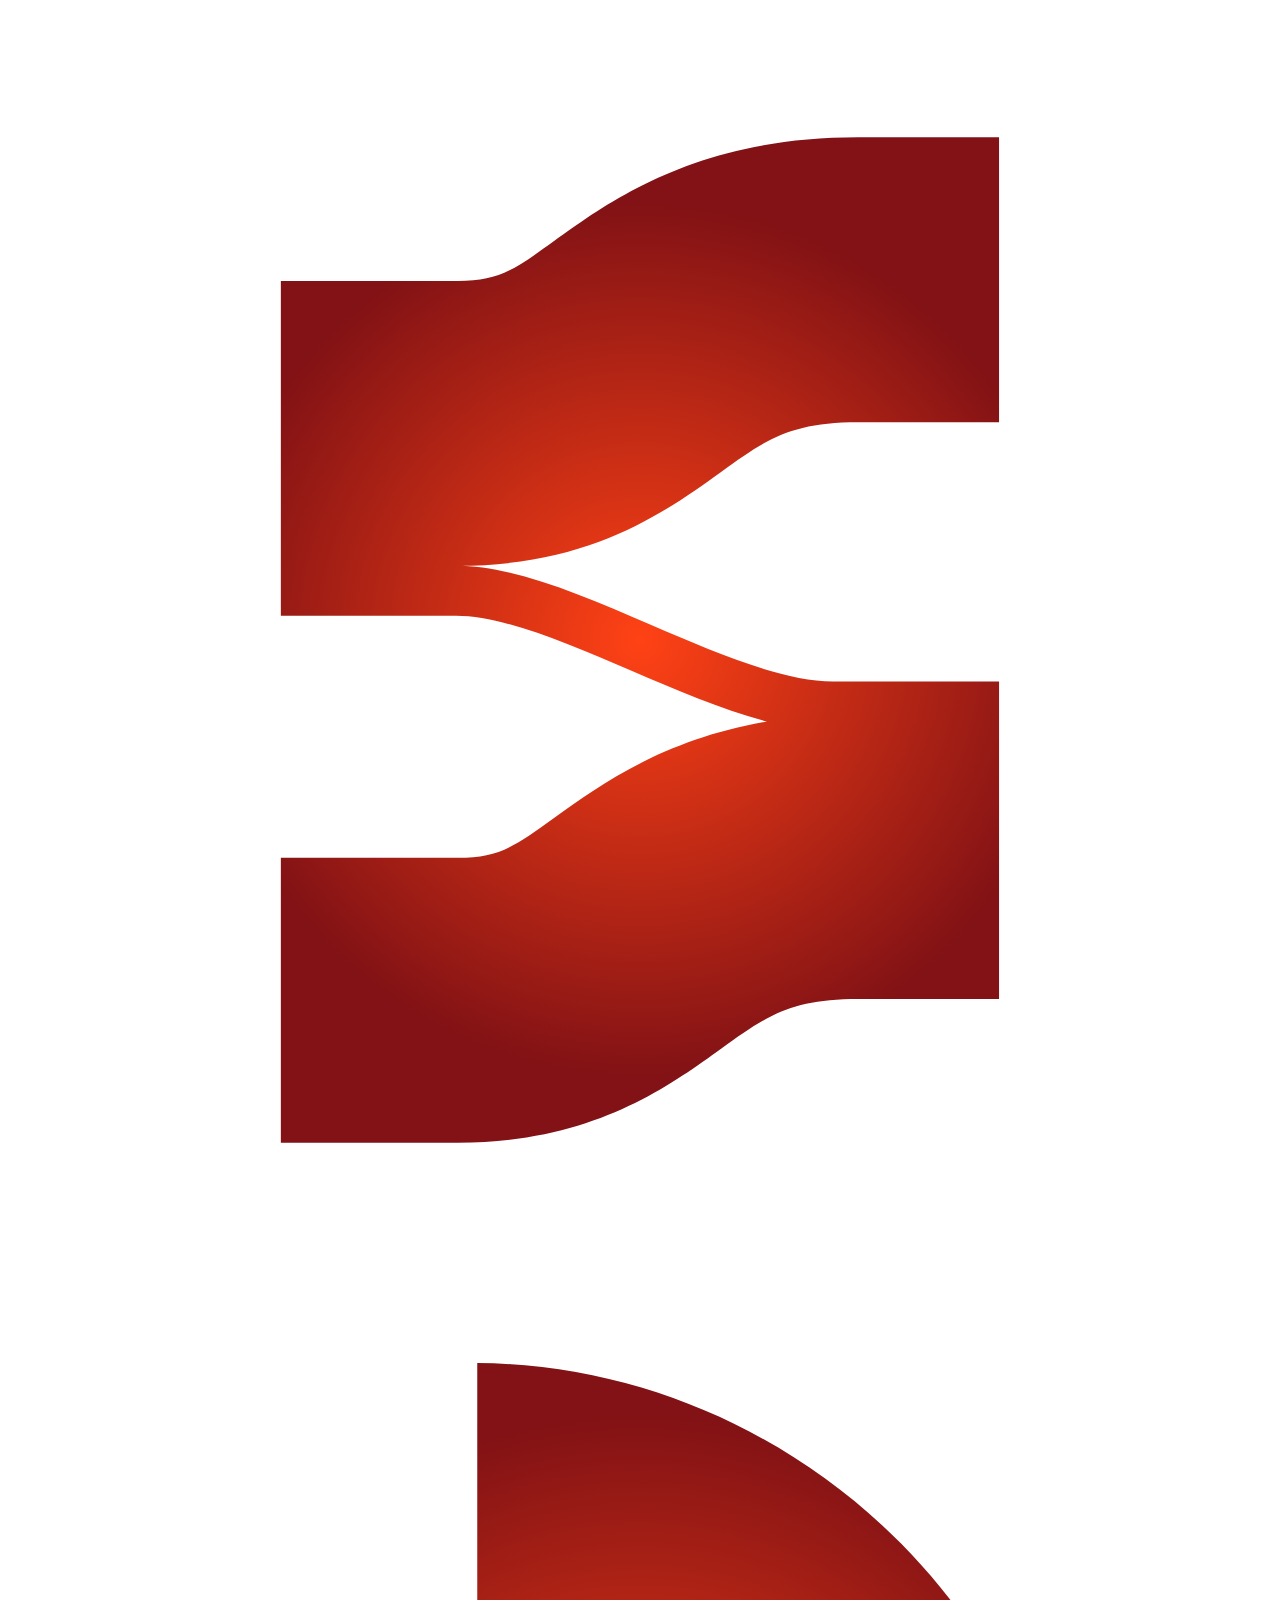
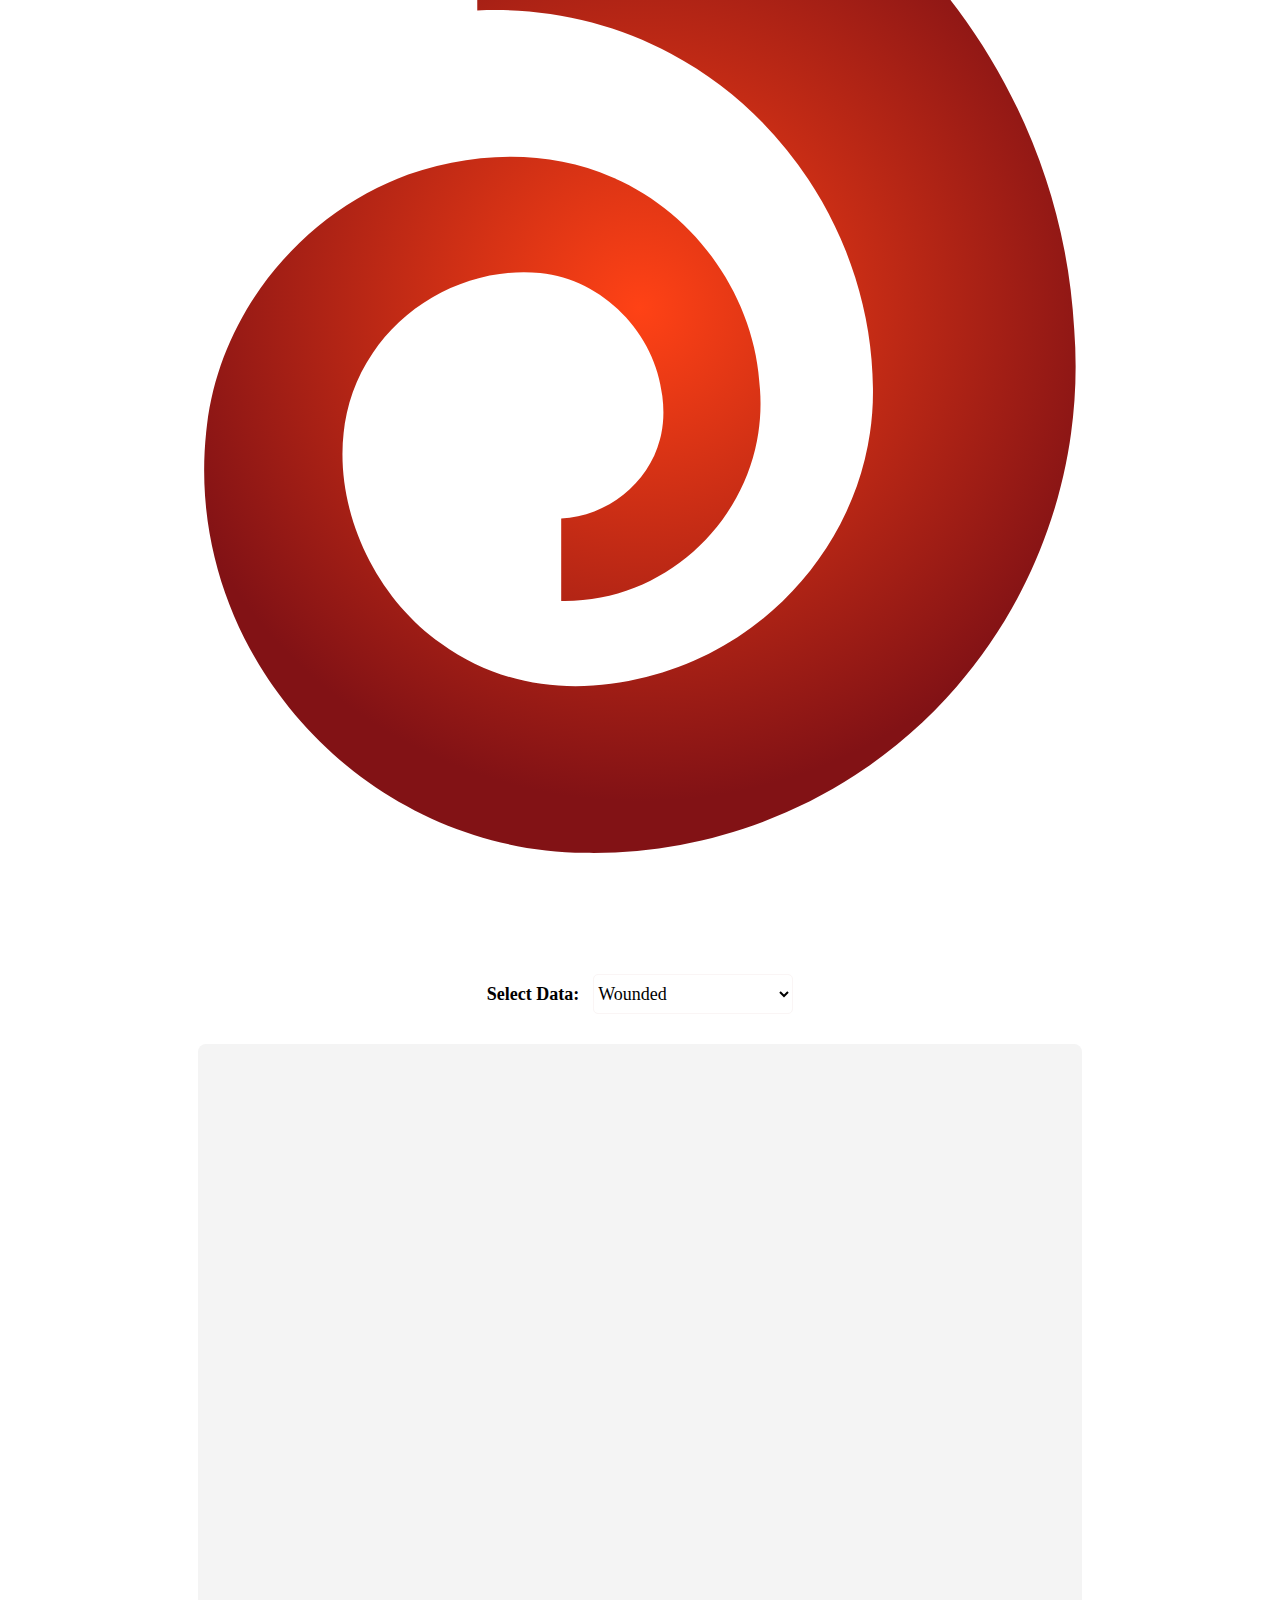
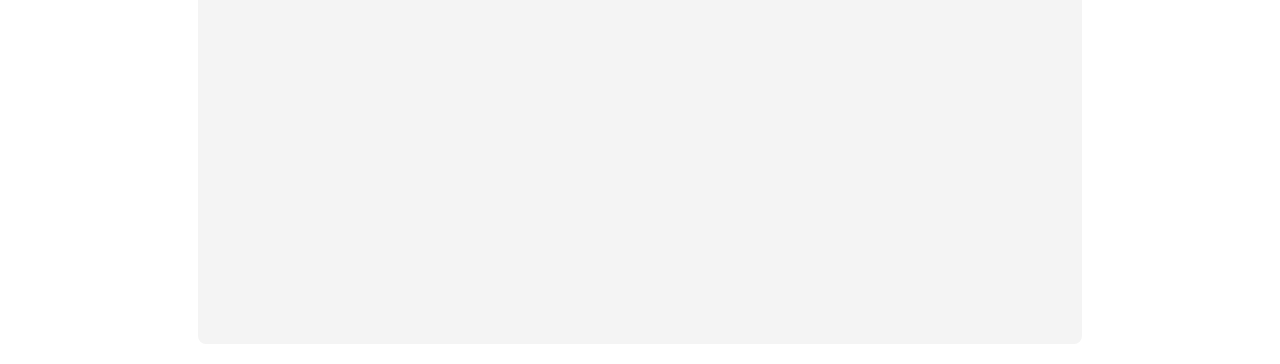
<file: spiral.html>
<!DOCTYPE html>
<html lang="en">
  <head>
    <meta charset="UTF-8" />
    <meta name="viewport" content="width=device-width, initial-scale=1.0" />
    <!-- Resources -->
    <script src="https://cdn.amcharts.com/lib/4/core.js"></script>
    <script src="https://cdn.amcharts.com/lib/4/charts.js"></script>
    <script src="https://cdn.amcharts.com/lib/4/plugins/timeline.js"></script>
    <script src="https://cdn.amcharts.com/lib/4/themes/animated.js"></script>
    <script src="https://d3js.org/d3.v6.min.js"></script>

    <script src="spiral.js"></script>

    <title>Document</title>
  </head>
  <body>
    <div class="container">
      <div class="navs">
          <a href="index.html">
              <img src="sankey.svg" alt="Sankey Diagram">
          </a>
          <a href="spiral/index.html">
              <img src="spiral.svg" alt="Spiral Diagram">
          </a>
      </div>
  </div>
    <div id="dropdown-container">
      <label for="data-select">Select Data:</label>
      <select id="data-select">
        <option value="wounded">Wounded</option>
        <option value="killed">Killed</option>
        <option value="incidents">Incidents</option>
      </select>
    </div>
    <div id="chartdiv"></div>
  </body>
</html>

<style>
  label {
    font-family: Georgia, "Times New Roman", Times, serif;
  }

  #dropdown-container {
    margin: 20px auto;
    text-align: center;
    padding: 10px;
  }

  #dropdown-container label {
    font-size: 18px;
    font-weight: bold;
    margin-right: 10px;
  }

  #data-select {
    font-family: Georgia, "Times New Roman", Times, serif;
    font-size: 18px;
    border-radius: 5px;
    height: 40px;
    width: 200px;
    border: 1px solid #faf5f5;
    background-color: #ffffff;
    outline: none;
  }

  #chartdiv {
    width: 70%;
    height: 900px;
    margin: 20px auto;
    background-color: #f4f4f4;
    border-radius: 8px;
  }
</style>
</file>
